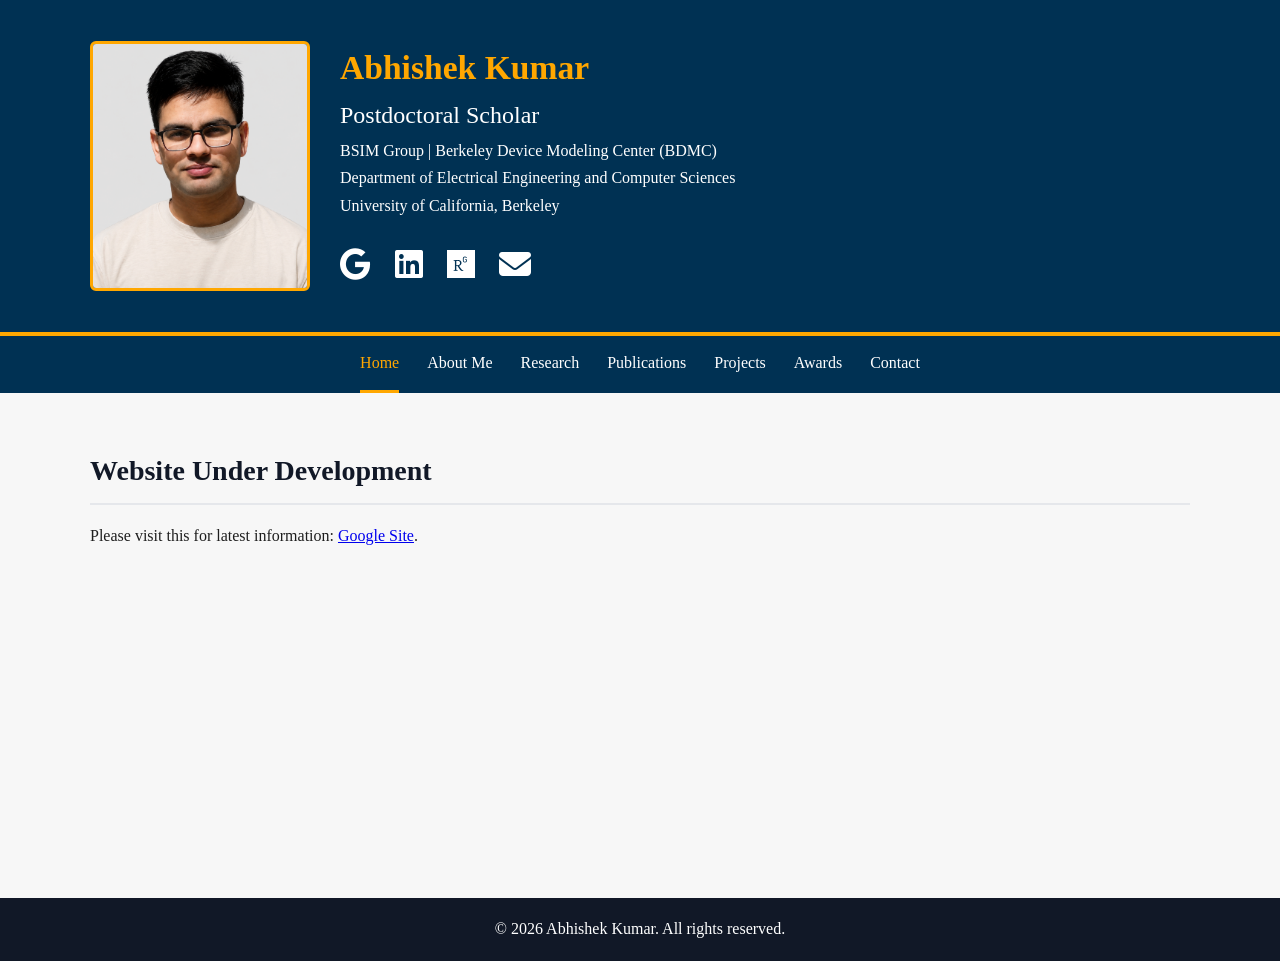
<file: index.html>
<!DOCTYPE html>
<html lang="en">
<head>
  <meta charset="UTF-8" />
  <meta name="viewport" content="width=device-width, initial-scale=1.0" />
  <title>Abhishek Kumar | UC Berkeley</title>
  <link rel="preconnect" href="https://fonts.googleapis.com">
  <link rel="preconnect" href="https://fonts.gstatic.com" crossorigin>
  <link href="https://fonts.googleapis.com/css2?family=Roboto:wght@300;400;500;700&display=swap" rel="stylesheet">
  <link rel="stylesheet" href="https://cdnjs.cloudflare.com/ajax/libs/font-awesome/6.5.1/css/all.min.css">
  <link rel="stylesheet" href="style.css" />
</head>
<body>

  <header class="top-header">
    <div class="container header-grid">
      <img src="images/profile.png" alt="Abhishek Kumar" class="profile-pic">
      <div>
        <h1>Abhishek Kumar</h1>
        <p class="designation">Postdoctoral Scholar</p>
        <p class="affiliation">BSIM Group | Berkeley Device Modeling Center (BDMC)</p>
        <p class="affiliation">Department of Electrical Engineering and Computer Sciences</p>
        <p class="affiliation">University of California, Berkeley</p>
        <div class="social-links">
          <a href="#" aria-label="Google Scholar"><i class="fa-brands fa-google"></i></a>
          <a href="#" aria-label="LinkedIn"><i class="fa-brands fa-linkedin"></i></a>
          <a href="#" aria-label="ResearchGate"><i class="fa-brands fa-researchgate"></i></a>
          <a href="mailto:abhishekg@berkeley.edu" aria-label="Email"><i class="fa-solid fa-envelope"></i></a>
        </div>
      </div>
    </div>
  </header>

  <nav class="navbar">
    <div class="container">
      <ul>
        <li><a href="index.html" class="active">Home</a></li>
        <li><a href="aboutme.html">About Me</a></li>
        <li><a href="research.html">Research</a></li>
        <li><a href="publications.html">Publications</a></li>
        <li><a href="projects.html">Projects</a></li>
        <li><a href="awards.html">Awards</a></li>
        <li><a href="contact.html">Contact</a></li>
      </ul>
    </div>
  </nav>

  <section class="section">
    <div class="container">
      <h2>Website Under Development</h2>
      <p>
        Please visit this for latest information:
        <a href="https://sites.google.com/view/abhishekk" target="_blank">Google Site</a>.
      </p>
    </div>
  </section>

  <footer class="footer">
    <div class="container">
      <p>© 2026 Abhishek Kumar. All rights reserved.</p>
    </div>
  </footer>

  <script src="script.js"></script>
</body>
</html>
</file>
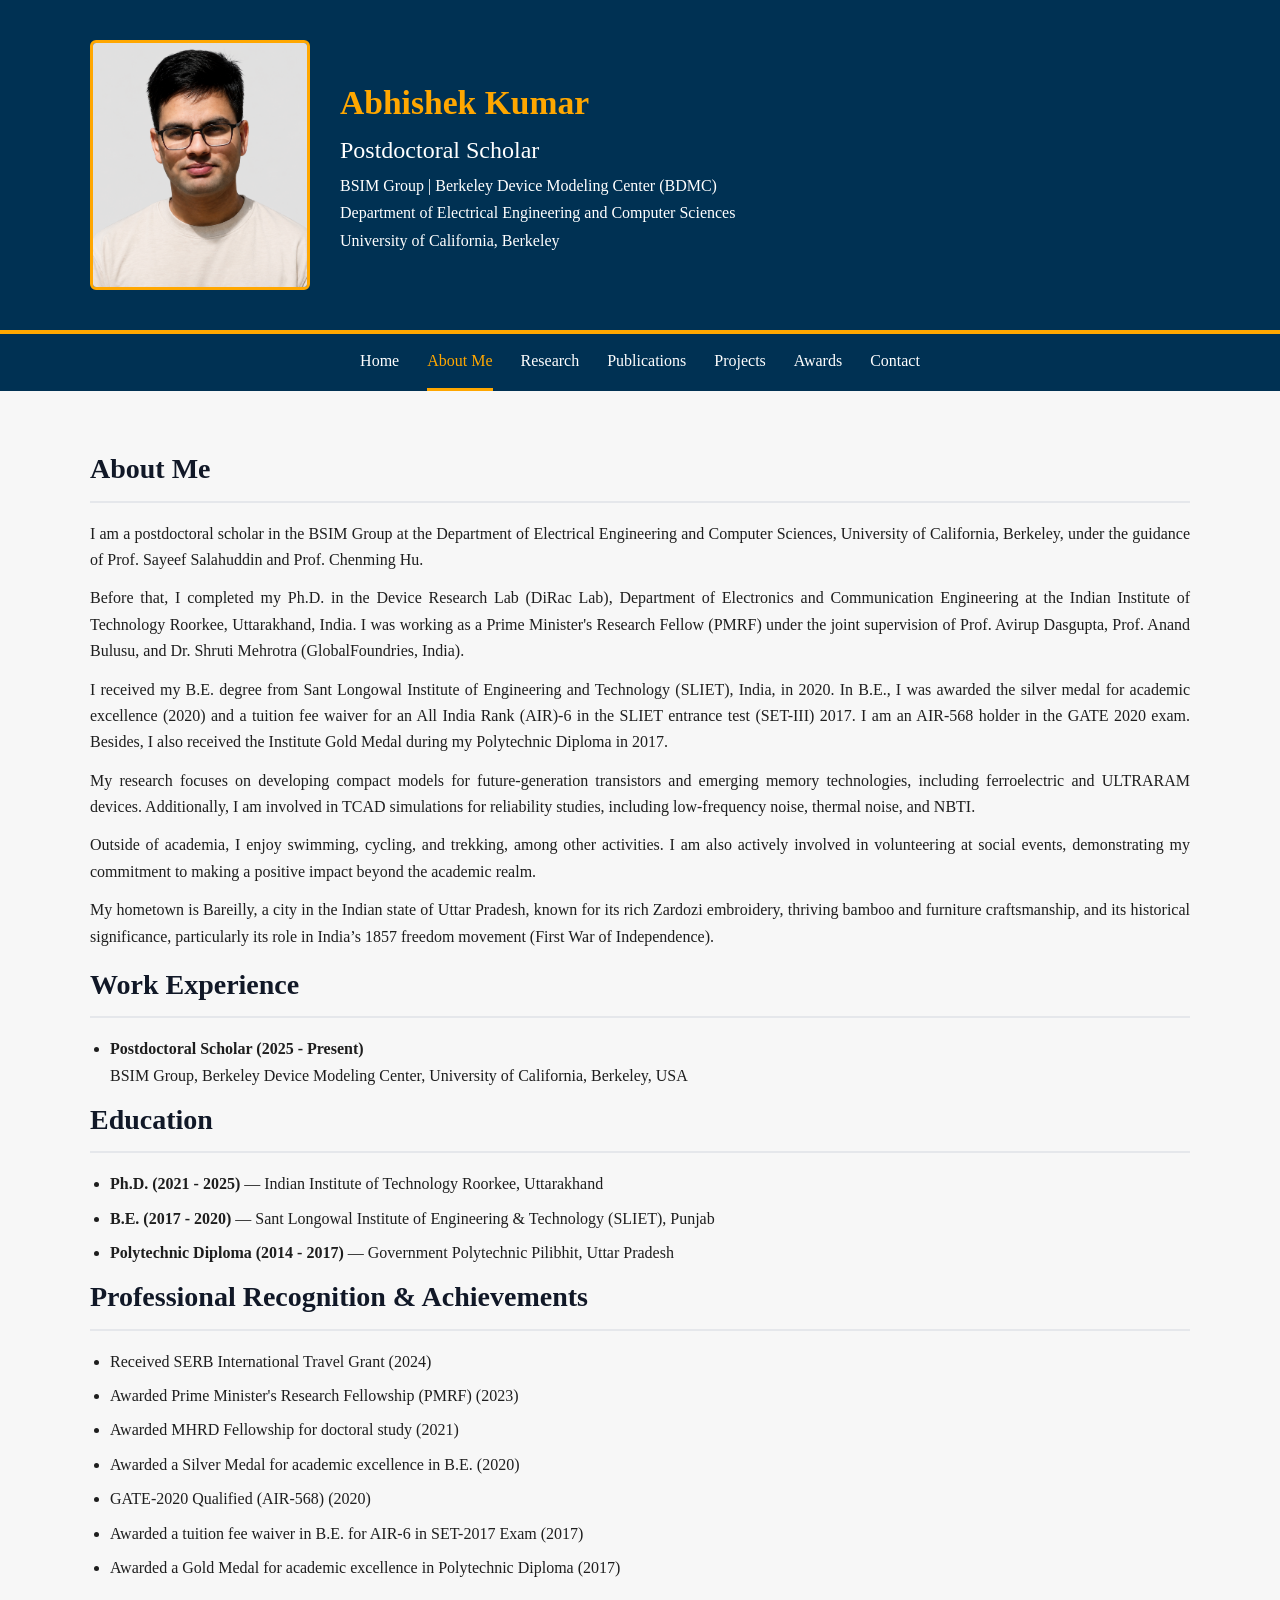
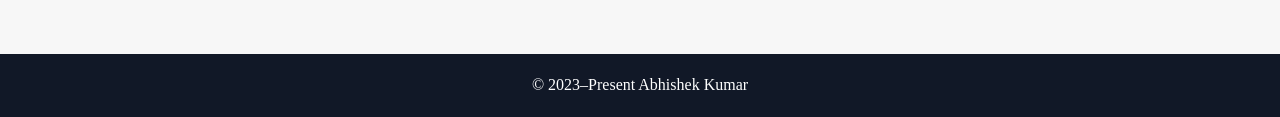
<file: aboutme.html>
<!DOCTYPE html>
<html lang="en">
<head>
  <meta charset="UTF-8" />
  <meta name="viewport" content="width=device-width, initial-scale=1.0" />
  <title>Abhishek Kumar | About Me</title>
  <link rel="stylesheet" href="https://cdnjs.cloudflare.com/ajax/libs/font-awesome/6.5.1/css/all.min.css">
  <link rel="stylesheet" href="style.css" />
</head>
<body>

  <header class="top-header">
    <div class="container header-grid">
      <img src="images/profile.png" alt="Abhishek Kumar" class="profile-pic">
      <div>
        <h1>Abhishek Kumar</h1>
        <p class="designation">Postdoctoral Scholar</p>
        <p class="affiliation">BSIM Group | Berkeley Device Modeling Center (BDMC)</p>
        <p class="affiliation">Department of Electrical Engineering and Computer Sciences</p>
        <p class="affiliation">University of California, Berkeley</p>
      </div>
    </div>
  </header>

  <nav class="navbar">
    <div class="container">
      <ul>
        <li><a href="index.html">Home</a></li>
        <li><a href="aboutme.html" class="active">About Me</a></li>
        <li><a href="research.html">Research</a></li>
        <li><a href="publications.html">Publications</a></li>
        <li><a href="projects.html">Projects</a></li>
        <li><a href="awards.html">Awards</a></li>
        <li><a href="contact.html">Contact</a></li>
      </ul>
    </div>
  </nav>

  <section class="section">
    <div class="container">
      <h2>About Me</h2>
      <p>I am a postdoctoral scholar in the BSIM Group at the Department of Electrical Engineering and Computer Sciences, University of California, Berkeley, under the guidance of Prof. Sayeef Salahuddin and Prof. Chenming Hu.</p>
      <p>Before that, I completed my Ph.D. in the Device Research Lab (DiRac Lab), Department of Electronics and Communication Engineering at the Indian Institute of Technology Roorkee, Uttarakhand, India. I was working as a Prime Minister's Research Fellow (PMRF) under the joint supervision of Prof. Avirup Dasgupta, Prof. Anand Bulusu, and Dr. Shruti Mehrotra (GlobalFoundries, India).</p>
      <p>I received my B.E. degree from Sant Longowal Institute of Engineering and Technology (SLIET), India, in 2020. In B.E., I was awarded the silver medal for academic excellence (2020) and a tuition fee waiver for an All India Rank (AIR)-6 in the SLIET entrance test (SET-III) 2017. I am an AIR-568 holder in the GATE 2020 exam. Besides, I also received the Institute Gold Medal during my Polytechnic Diploma in 2017.</p>
      <p>My research focuses on developing compact models for future-generation transistors and emerging memory technologies, including ferroelectric and ULTRARAM devices. Additionally, I am involved in TCAD simulations for reliability studies, including low-frequency noise, thermal noise, and NBTI.</p>
      <p>Outside of academia, I enjoy swimming, cycling, and trekking, among other activities. I am also actively involved in volunteering at social events, demonstrating my commitment to making a positive impact beyond the academic realm.</p>
      <p>My hometown is Bareilly, a city in the Indian state of Uttar Pradesh, known for its rich Zardozi embroidery, thriving bamboo and furniture craftsmanship, and its historical significance, particularly its role in India’s 1857 freedom movement (First War of Independence).</p>

      <h2>Work Experience</h2>
      <ul class="bullet-list">
        <li><strong>Postdoctoral Scholar (2025 - Present)</strong><br>BSIM Group, Berkeley Device Modeling Center, University of California, Berkeley, USA</li>
      </ul>

      <h2>Education</h2>
      <ul class="bullet-list">
        <li><strong>Ph.D. (2021 - 2025)</strong> — Indian Institute of Technology Roorkee, Uttarakhand</li>
        <li><strong>B.E. (2017 - 2020)</strong> — Sant Longowal Institute of Engineering & Technology (SLIET), Punjab</li>
        <li><strong>Polytechnic Diploma (2014 - 2017)</strong> — Government Polytechnic Pilibhit, Uttar Pradesh</li>
      </ul>

      <h2>Professional Recognition & Achievements</h2>
      <ul class="bullet-list">
        <li>Received SERB International Travel Grant (2024)</li>
        <li>Awarded Prime Minister's Research Fellowship (PMRF) (2023)</li>
        <li>Awarded MHRD Fellowship for doctoral study (2021)</li>
        <li>Awarded a Silver Medal for academic excellence in B.E. (2020)</li>
        <li>GATE-2020 Qualified (AIR-568) (2020)</li>
        <li>Awarded a tuition fee waiver in B.E. for AIR-6 in SET-2017 Exam (2017)</li>
        <li>Awarded a Gold Medal for academic excellence in Polytechnic Diploma (2017)</li>
      </ul>
    </div>
  </section>

  <footer class="footer">
    <div class="container">
      <p>© 2023–Present Abhishek Kumar</p>
    </div>
  </footer>
</body>
</html>
</file>
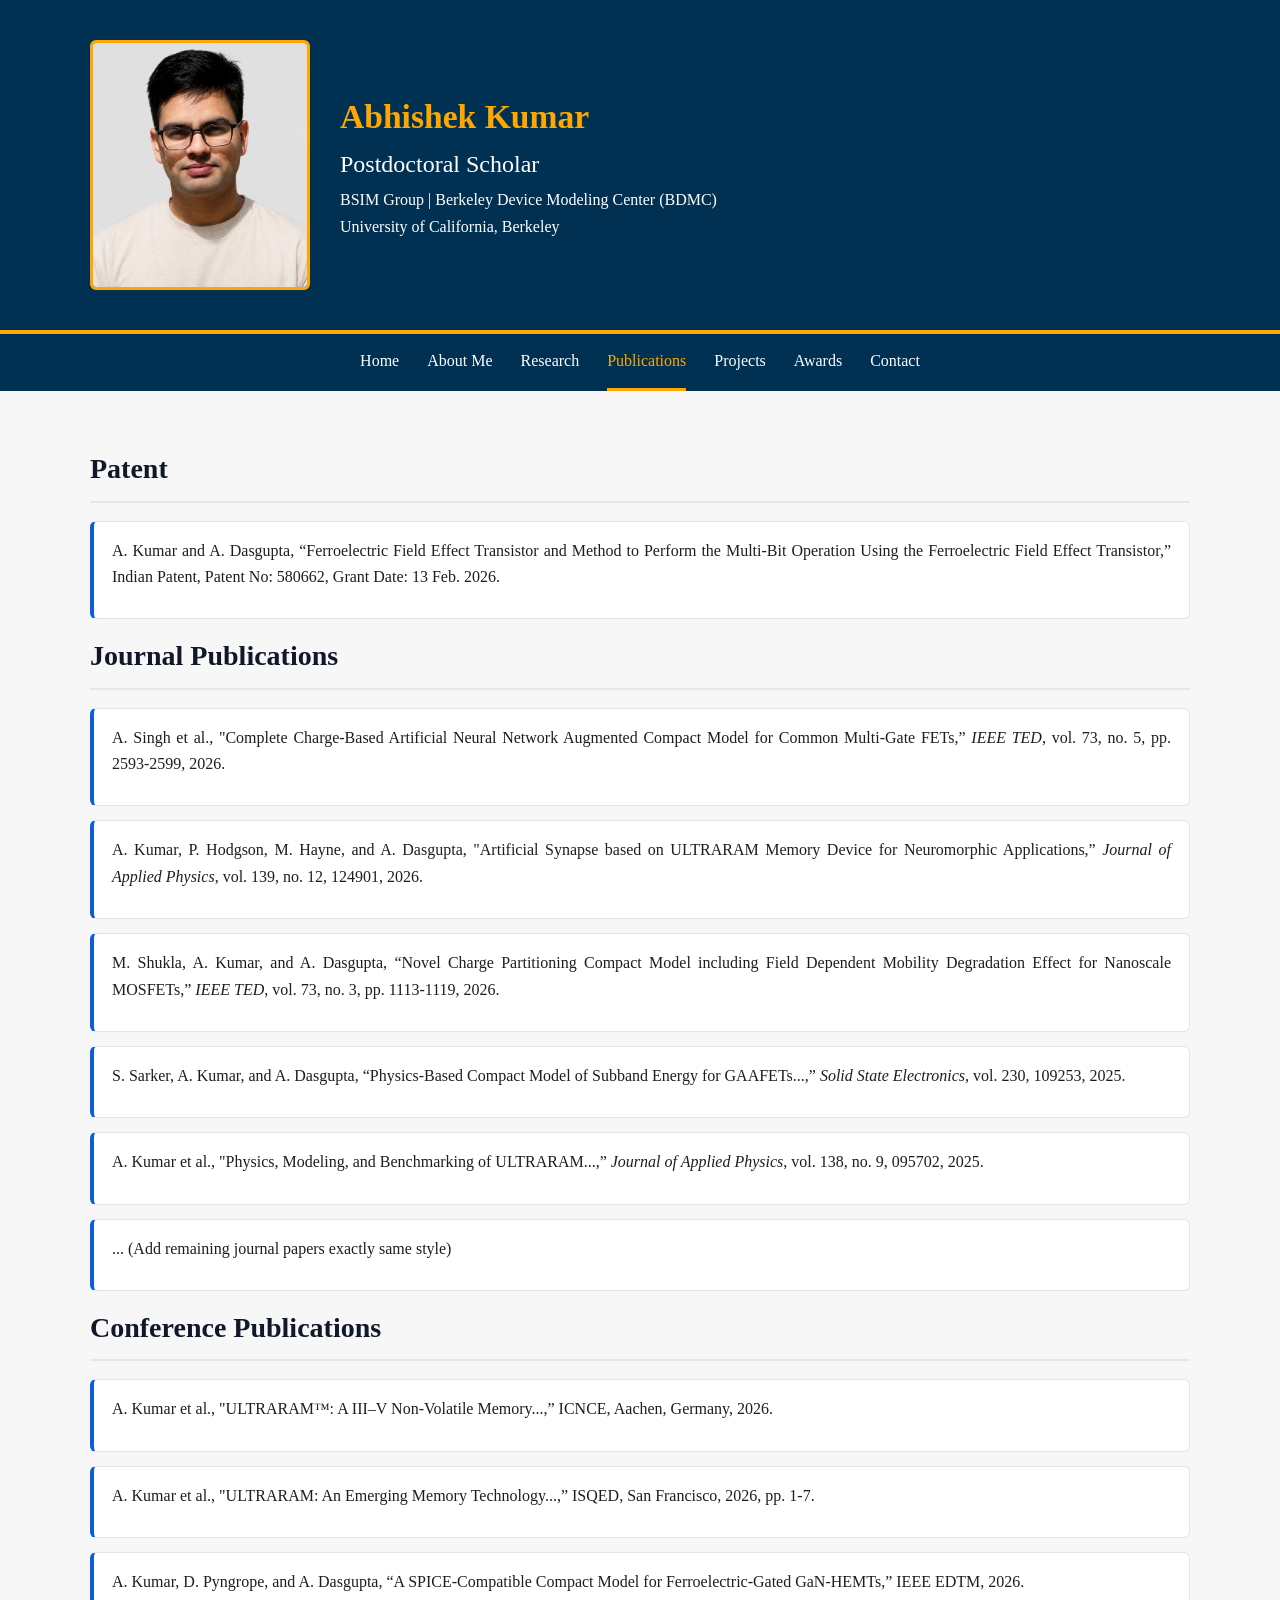
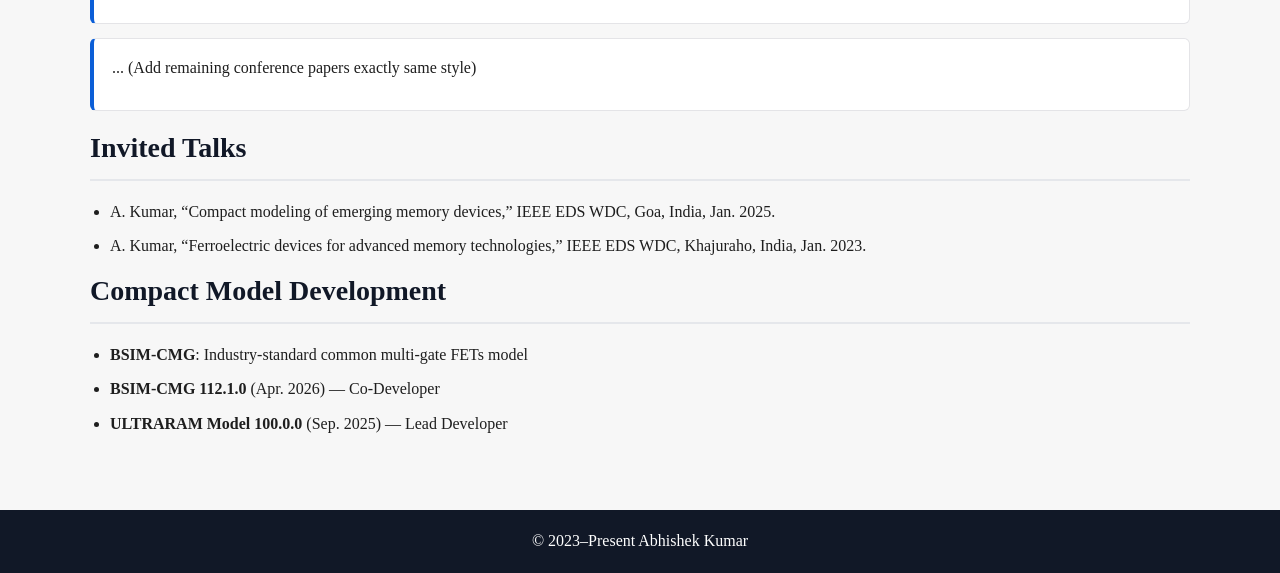
<file: publications.html>
<!DOCTYPE html>
<html lang="en">
<head>
  <meta charset="UTF-8" />
  <meta name="viewport" content="width=device-width, initial-scale=1.0" />
  <title>Abhishek Kumar | Publications</title>
  <link rel="stylesheet" href="style.css" />
</head>
<body>

  <header class="top-header">
    <div class="container header-grid">
      <img src="images/profile.png" alt="Abhishek Kumar" class="profile-pic">
      <div>
        <h1>Abhishek Kumar</h1>
        <p class="designation">Postdoctoral Scholar</p>
        <p class="affiliation">BSIM Group | Berkeley Device Modeling Center (BDMC)</p>
        <p class="affiliation">University of California, Berkeley</p>
      </div>
    </div>
  </header>

  <nav class="navbar">
    <div class="container">
      <ul>
        <li><a href="index.html">Home</a></li>
        <li><a href="aboutme.html">About Me</a></li>
        <li><a href="research.html">Research</a></li>
        <li><a href="publications.html" class="active">Publications</a></li>
        <li><a href="projects.html">Projects</a></li>
        <li><a href="awards.html">Awards</a></li>
        <li><a href="contact.html">Contact</a></li>
      </ul>
    </div>
  </nav>

  <section class="section">
    <div class="container">
      <h2>Patent</h2>
      <div class="card">
        <p>A. Kumar and A. Dasgupta, “Ferroelectric Field Effect Transistor and Method to Perform the Multi-Bit Operation Using the Ferroelectric Field Effect Transistor,” Indian Patent, Patent No: 580662, Grant Date: 13 Feb. 2026.</p>
      </div>

      <h2>Journal Publications</h2>
      <div class="card"><p>A. Singh et al., "Complete Charge-Based Artificial Neural Network Augmented Compact Model for Common Multi-Gate FETs,” <em>IEEE TED</em>, vol. 73, no. 5, pp. 2593-2599, 2026.</p></div>
      <div class="card"><p>A. Kumar, P. Hodgson, M. Hayne, and A. Dasgupta, "Artificial Synapse based on ULTRARAM Memory Device for Neuromorphic Applications,” <em>Journal of Applied Physics</em>, vol. 139, no. 12, 124901, 2026.</p></div>
      <div class="card"><p>M. Shukla, A. Kumar, and A. Dasgupta, “Novel Charge Partitioning Compact Model including Field Dependent Mobility Degradation Effect for Nanoscale MOSFETs,” <em>IEEE TED</em>, vol. 73, no. 3, pp. 1113-1119, 2026.</p></div>
      <div class="card"><p>S. Sarker, A. Kumar, and A. Dasgupta, “Physics-Based Compact Model of Subband Energy for GAAFETs...,” <em>Solid State Electronics</em>, vol. 230, 109253, 2025.</p></div>
      <div class="card"><p>A. Kumar et al., "Physics, Modeling, and Benchmarking of ULTRARAM...,” <em>Journal of Applied Physics</em>, vol. 138, no. 9, 095702, 2025.</p></div>
      <div class="card"><p>... (Add remaining journal papers exactly same style)</p></div>

      <h2>Conference Publications</h2>
      <div class="card"><p>A. Kumar et al., "ULTRARAM™: A III–V Non-Volatile Memory...,” ICNCE, Aachen, Germany, 2026.</p></div>
      <div class="card"><p>A. Kumar et al., "ULTRARAM: An Emerging Memory Technology...,” ISQED, San Francisco, 2026, pp. 1-7.</p></div>
      <div class="card"><p>A. Kumar, D. Pyngrope, and A. Dasgupta, “A SPICE-Compatible Compact Model for Ferroelectric-Gated GaN-HEMTs,” IEEE EDTM, 2026.</p></div>
      <div class="card"><p>... (Add remaining conference papers exactly same style)</p></div>

      <h2>Invited Talks</h2>
      <ul class="bullet-list">
        <li>A. Kumar, “Compact modeling of emerging memory devices,” IEEE EDS WDC, Goa, India, Jan. 2025.</li>
        <li>A. Kumar, “Ferroelectric devices for advanced memory technologies,” IEEE EDS WDC, Khajuraho, India, Jan. 2023.</li>
      </ul>

      <h2>Compact Model Development</h2>
      <ul class="bullet-list">
        <li><strong>BSIM-CMG</strong>: Industry-standard common multi-gate FETs model</li>
        <li><strong>BSIM-CMG 112.1.0</strong> (Apr. 2026) — Co-Developer</li>
        <li><strong>ULTRARAM Model 100.0.0</strong> (Sep. 2025) — Lead Developer</li>
      </ul>
    </div>
  </section>

  <footer class="footer">
    <div class="container">
      <p>© 2023–Present Abhishek Kumar</p>
    </div>
  </footer>
</body>
</html>
</file>
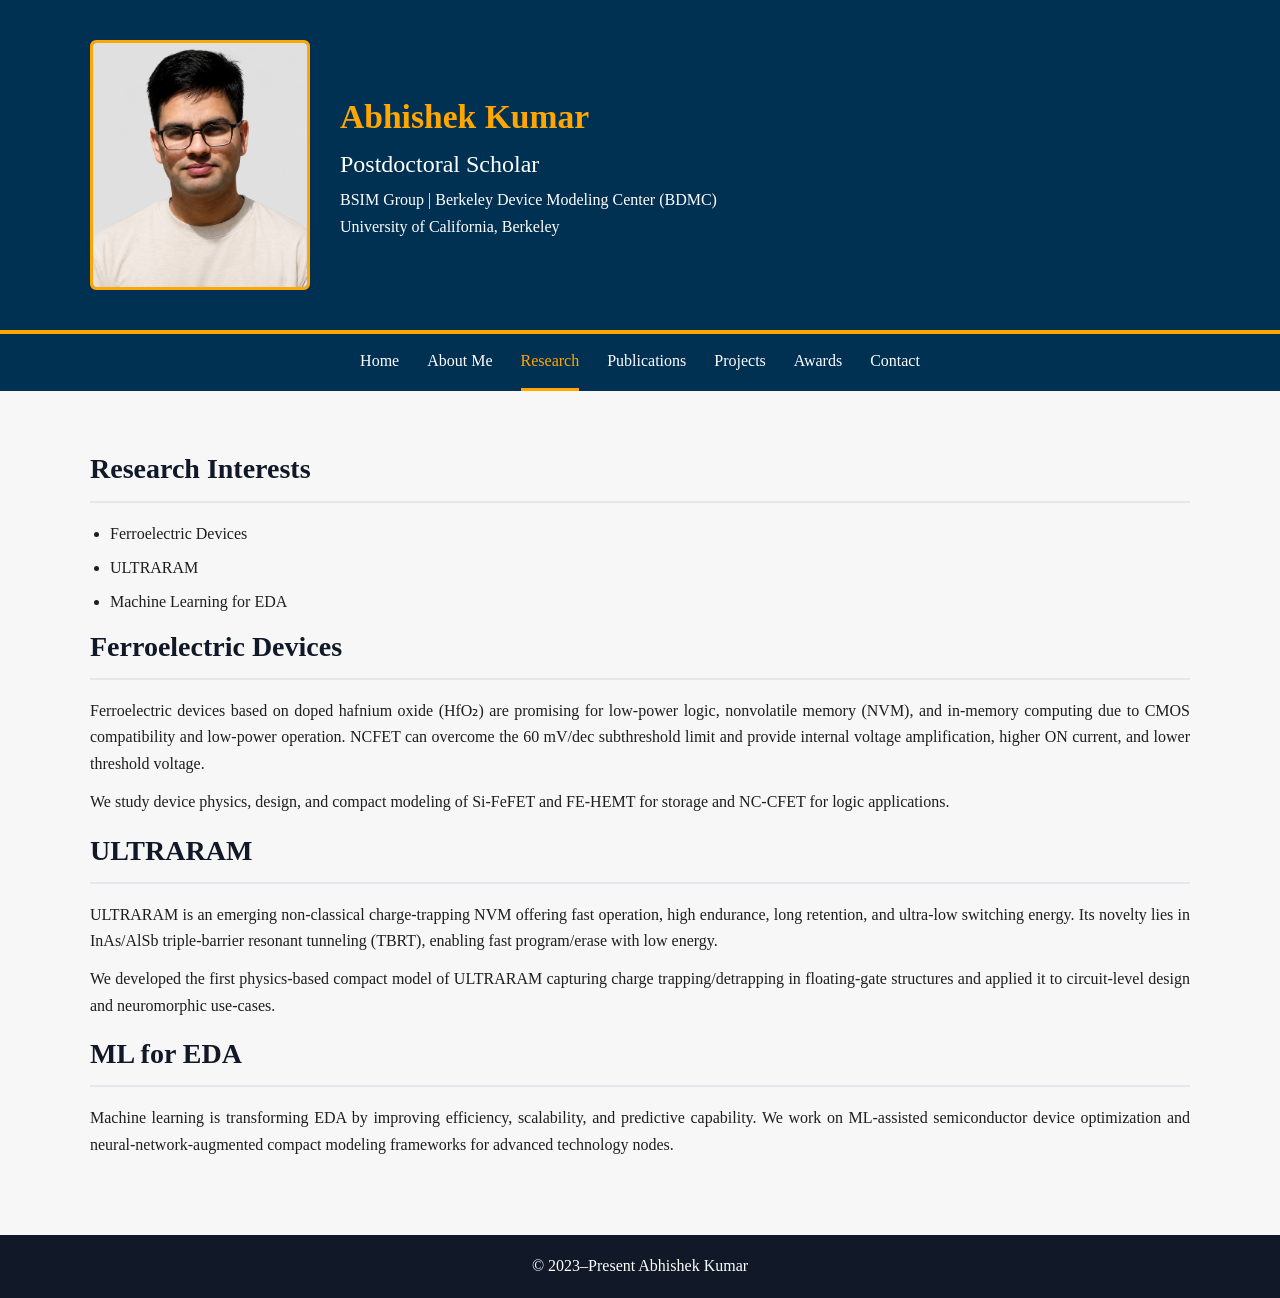
<file: research.html>
<!DOCTYPE html>
<html lang="en">
<head>
  <meta charset="UTF-8" />
  <meta name="viewport" content="width=device-width, initial-scale=1.0" />
  <title>Abhishek Kumar | Research</title>
  <link rel="stylesheet" href="style.css" />
</head>
<body>

  <header class="top-header">
    <div class="container header-grid">
      <img src="images/profile.png" alt="Abhishek Kumar" class="profile-pic">
      <div>
        <h1>Abhishek Kumar</h1>
        <p class="designation">Postdoctoral Scholar</p>
        <p class="affiliation">BSIM Group | Berkeley Device Modeling Center (BDMC)</p>
        <p class="affiliation">University of California, Berkeley</p>
      </div>
    </div>
  </header>

  <nav class="navbar">
    <div class="container">
      <ul>
        <li><a href="index.html">Home</a></li>
        <li><a href="aboutme.html">About Me</a></li>
        <li><a href="research.html" class="active">Research</a></li>
        <li><a href="publications.html">Publications</a></li>
        <li><a href="projects.html">Projects</a></li>
        <li><a href="awards.html">Awards</a></li>
        <li><a href="contact.html">Contact</a></li>
      </ul>
    </div>
  </nav>

  <section class="section">
    <div class="container">
      <h2>Research Interests</h2>
      <ul class="bullet-list">
        <li>Ferroelectric Devices</li>
        <li>ULTRARAM</li>
        <li>Machine Learning for EDA</li>
      </ul>

      <h2>Ferroelectric Devices</h2>
      <p>Ferroelectric devices based on doped hafnium oxide (HfO₂) are promising for low-power logic, nonvolatile memory (NVM), and in-memory computing due to CMOS compatibility and low-power operation. NCFET can overcome the 60 mV/dec subthreshold limit and provide internal voltage amplification, higher ON current, and lower threshold voltage.</p>
      <p>We study device physics, design, and compact modeling of Si-FeFET and FE-HEMT for storage and NC-CFET for logic applications.</p>

      <h2>ULTRARAM</h2>
      <p>ULTRARAM is an emerging non-classical charge-trapping NVM offering fast operation, high endurance, long retention, and ultra-low switching energy. Its novelty lies in InAs/AlSb triple-barrier resonant tunneling (TBRT), enabling fast program/erase with low energy.</p>
      <p>We developed the first physics-based compact model of ULTRARAM capturing charge trapping/detrapping in floating-gate structures and applied it to circuit-level design and neuromorphic use-cases.</p>

      <h2>ML for EDA</h2>
      <p>Machine learning is transforming EDA by improving efficiency, scalability, and predictive capability. We work on ML-assisted semiconductor device optimization and neural-network-augmented compact modeling frameworks for advanced technology nodes.</p>
    </div>
  </section>

  <footer class="footer">
    <div class="container">
      <p>© 2023–Present Abhishek Kumar</p>
    </div>
  </footer>
</body>
</html>
</file>
<file: style.css>
* {
  margin: 0;
  padding: 0;
  box-sizing: border-box;
}

html {
  scroll-behavior: smooth;
}

body {
  font-family: "Times New Roman", Times, serif;
  background: #f7f7f7;
  color: #1e1e1e;          /* body text each tab */
  line-height: 1.65;
  text-align: justify;
}

.container {
  width: 90%;
  max-width: 1100px;
  margin: 0 auto;
}

/* Header */
.top-header {
  background: #003153;   /* header background */
  border-bottom: 4px solid #ffa700;    /* border only */
  padding: 40px 0;
}

.header-grid {
  display: grid;
  grid-template-columns: 220px 1fr;
  gap: 30px;
  align-items: center;
}

.profile-pic {
  width: 220px;
  height: 250px;
  border-radius: 6px;
  object-fit: cover;
  border: 3px solid #ffa700;
}

h1 {
  font-size: 2.1rem;
  font-weight: 700;
  color: #ffa700;
}

.designation {
  color: #ffffff;
  font-size: 1.5rem;
  font-weight: 500;
  margin: 1px 0 2px;
}

.affiliation {
  color: #ffffff;
  font-weight: 500;
  margin: 1px 0 1px;
}

.social-links {
  margin-top: 20px;
}

.social-links a {
  margin-right: 20px;
  color: #ffffff;
  font-size: 2rem;
  text-decoration: none;
}

/* Navbar */
.navbar {
  background: #003153;       /* tabs back. color */
  position: sticky;
  top: 0;
  z-index: 1000;
}

.navbar ul {
  display: flex;
  justify-content: center;
  list-style: none;
  flex-wrap: wrap;
}

.navbar li {
  margin: 0 14px;
}

.navbar a {
  display: block;
  padding: 14px 0;
  color: #ffffff;
  text-decoration: none;
  font-weight: 500;
}

.navbar a:hover {
  color: #ffa700;    /* cursor reflection */
}

.navbar a.active {
  color: #ffa700;          /* active tab color */
  border-bottom: 3px solid #ffa700;
}

/* Sections */
.section {
  padding: 55px 0;
  min-height: 55vh;
}

.section h2 {
  font-size: 1.75rem;
  color: #111827;
  margin-bottom: 18px;
  border-bottom: 2px solid #e5e7eb;
  padding-bottom: 8px;
}

.section p {
  margin-bottom: 12px;
  text-align: justify;
  text-justify: inter-word;
}

.bullet-list {
  margin-left: 20px;
}

.bullet-list li {
  margin-bottom: 8px;
}

/* Card */
.card {
  background: #fff;
  border: 1px solid #e4e4e7;
  border-left: 4px solid #0b5ed7;
  padding: 16px 18px;
  margin-bottom: 14px;
  border-radius: 6px;
}

.card h3 {
  margin-bottom: 6px;
}

/* Button */
.btn {
  display: inline-block;
  margin-top: 10px;
  background: #0b5ed7;
  color: #fff;
  text-decoration: none;
  padding: 10px 18px;
  border-radius: 4px;
  font-weight: 500;
}

.btn:hover {
  background: #094db1;
}

/* Footer */
.footer {
  background: #111827;
  color: #fff;
  text-align: center;
  padding: 18px 0;
  margin-top: 10px;
}

/* Responsive */
@media (max-width: 768px) {
  .header-grid {
    grid-template-columns: 1fr;
    text-align: center;
  }

  .profile-pic {
    margin: 0 auto;
  }
}
</file>
